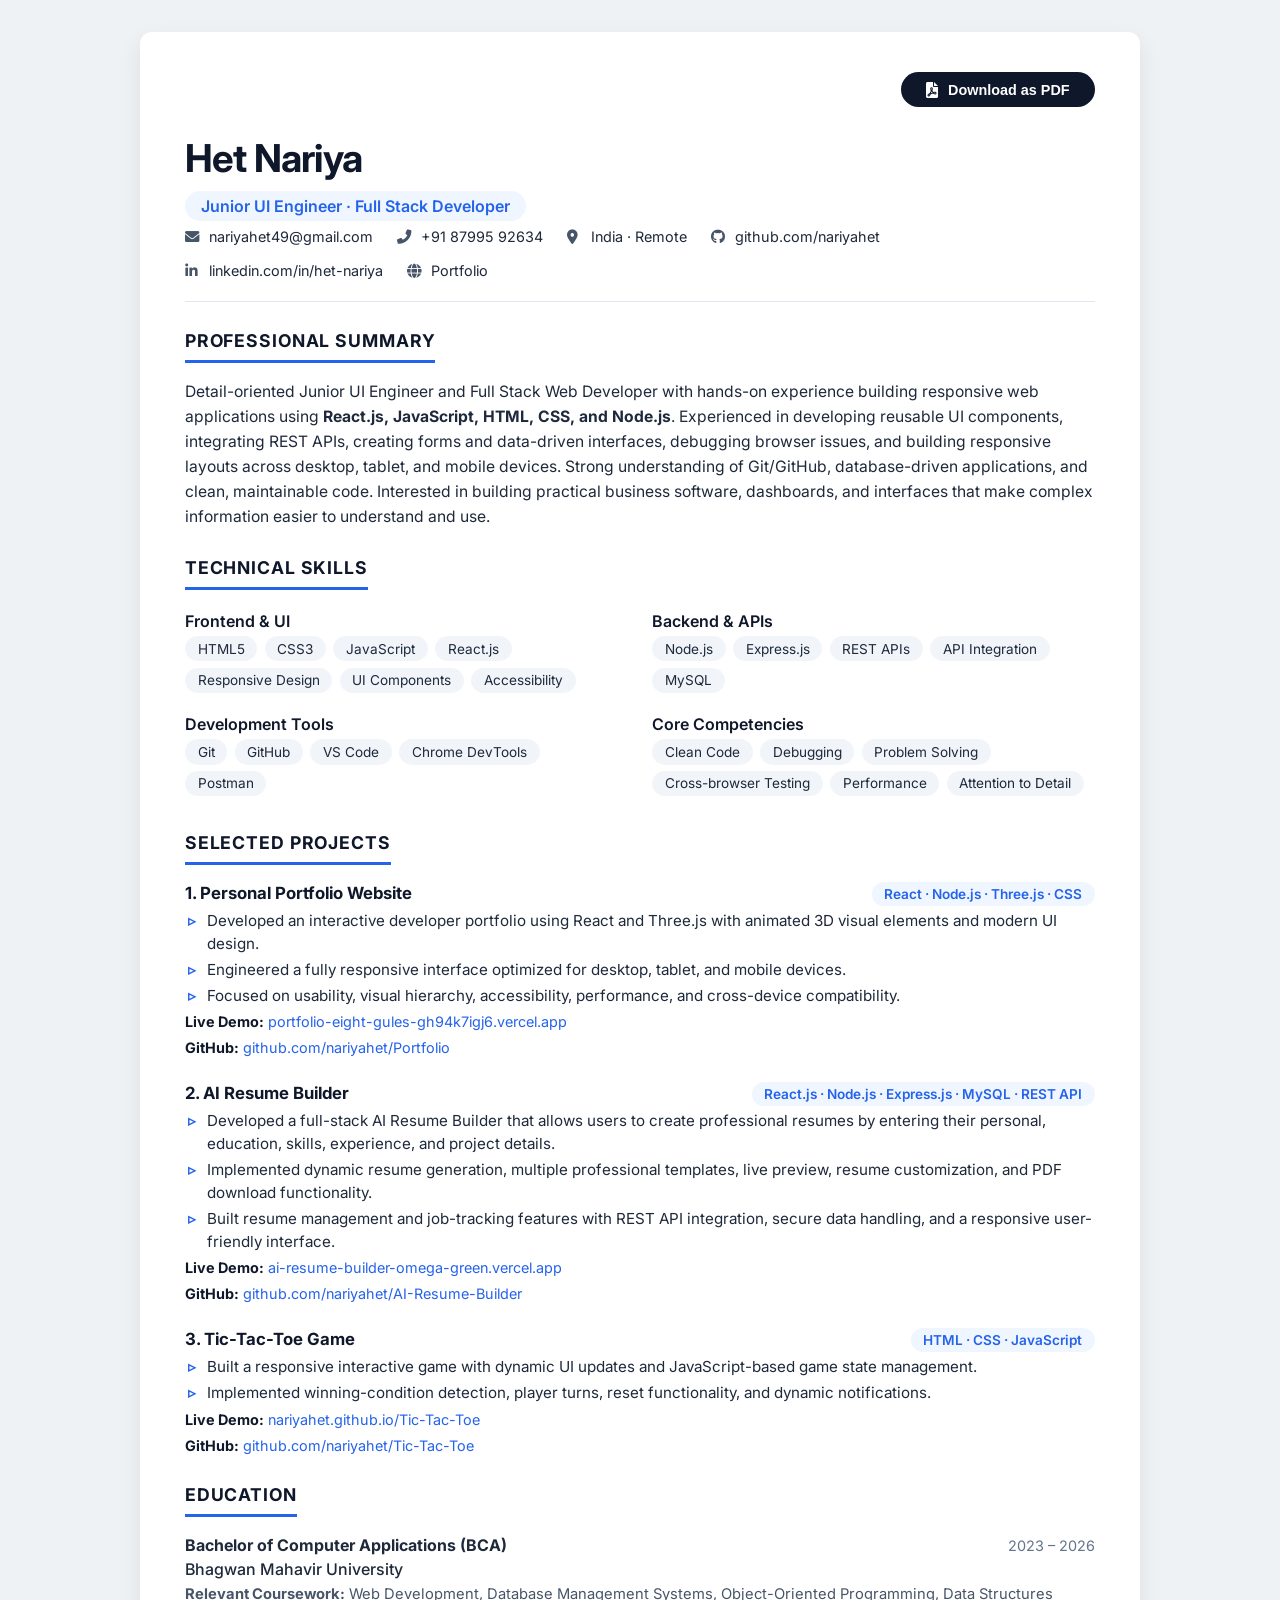
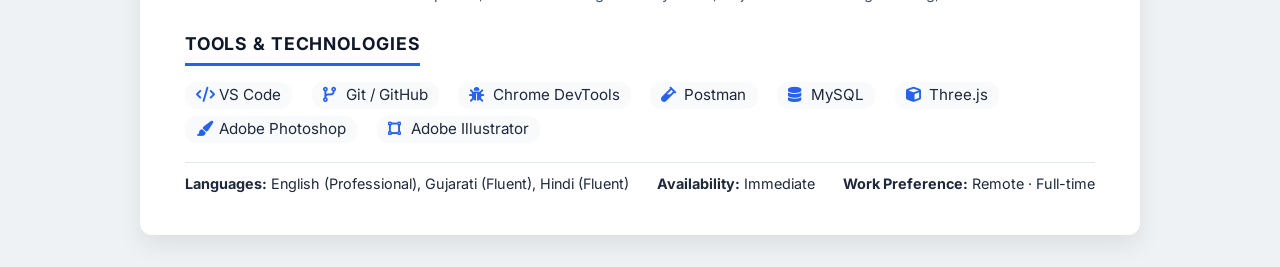
<file: index.html>
<!doctype html>
<html lang="en">
  <head>
    <meta charset="UTF-8" />
    <meta name="viewport" content="width=device-width, initial-scale=1.0" />
    <title>Het Nariya · Junior UI Engineer</title>

    <link rel="preconnect" href="https://fonts.googleapis.com" />
    <link rel="preconnect" href="https://fonts.gstatic.com" crossorigin />
    <link
      href="https://fonts.googleapis.com/css2?family=Inter:opsz,wght@14..32,300;14..32,400;14..32,500;14..32,600;14..32,700&display=swap"
      rel="stylesheet"
    />

    <link
      rel="stylesheet"
      href="https://cdnjs.cloudflare.com/ajax/libs/font-awesome/6.0.0-beta3/css/all.min.css"
    />

    <link rel="stylesheet" href="Resume.css" />
  </head>

  <body>
    <div class="resume-wrapper" id="resume-content">
      <div
        class="no-print"
        style="display: flex; justify-content: flex-end; margin-bottom: 10px"
      >
        <button class="pdf-btn" onclick="window.print()">
          <i class="fas fa-file-pdf"></i>
          Download as PDF
        </button>
      </div>

      <header class="header">
        <div class="header-left">
          <h1>Het Nariya</h1>
          <div class="role-tag">Junior UI Engineer · Full Stack Developer</div>
        </div>

        <div class="contact-links">
          <a href="mailto:nariyahet49@gmail.com">
            <i class="fas fa-envelope"></i>
            nariyahet49@gmail.com
          </a>

          <a href="tel:+918799592634">
            <i class="fas fa-phone-alt"></i>
            +91 87995 92634
          </a>

          <span>
            <i class="fas fa-map-marker-alt"></i>
            India · Remote
          </span>

          <a
            href="https://github.com/nariyahet"
            target="_blank"
            rel="noopener noreferrer"
          >
            <i class="fab fa-github"></i>
            github.com/nariyahet
          </a>

          <a
            href="https://www.linkedin.com/in/het-nariya-ba4842340/"
            target="_blank"
            rel="noopener noreferrer"
          >
            <i class="fab fa-linkedin-in"></i>
            linkedin.com/in/het-nariya
          </a>

          <a
            href="https://portfolio-eight-gules-gh94k7igj6.vercel.app/"
            target="_blank"
            rel="noopener noreferrer"
          >
            <i class="fas fa-globe"></i>
            Portfolio
          </a>
        </div>
      </header>

      <hr />

      <section class="section">
        <h2 class="section-title">Professional Summary</h2>

        <p class="summary-text">
          Detail-oriented Junior UI Engineer and Full Stack Web Developer with
          hands-on experience building responsive web applications using
          <strong>React.js, JavaScript, HTML, CSS, and Node.js</strong>.
          Experienced in developing reusable UI components, integrating REST
          APIs, creating forms and data-driven interfaces, debugging browser
          issues, and building responsive layouts across desktop, tablet, and
          mobile devices. Strong understanding of Git/GitHub, database-driven
          applications, and clean, maintainable code. Interested in building
          practical business software, dashboards, and interfaces that make
          complex information easier to understand and use.
        </p>
      </section>

      <section class="section">
        <h2 class="section-title">Technical Skills</h2>

        <div class="skills-grid">
          <div>
            <div class="skill-cat">Frontend & UI</div>

            <div class="skill-items">
              <span class="skill-tag">HTML5</span>
              <span class="skill-tag">CSS3</span>
              <span class="skill-tag">JavaScript</span>
              <span class="skill-tag">React.js</span>
              <span class="skill-tag">Responsive Design</span>
              <span class="skill-tag">UI Components</span>
              <span class="skill-tag">Accessibility</span>
            </div>
          </div>

          <div>
            <div class="skill-cat">Backend & APIs</div>

            <div class="skill-items">
              <span class="skill-tag">Node.js</span>
              <span class="skill-tag">Express.js</span>
              <span class="skill-tag">REST APIs</span>
              <span class="skill-tag">API Integration</span>
              <span class="skill-tag">MySQL</span>
            </div>
          </div>

          <div>
            <div class="skill-cat">Development Tools</div>

            <div class="skill-items">
              <span class="skill-tag">Git</span>
              <span class="skill-tag">GitHub</span>
              <span class="skill-tag">VS Code</span>
              <span class="skill-tag">Chrome DevTools</span>
              <span class="skill-tag">Postman</span>
            </div>
          </div>

          <div>
            <div class="skill-cat">Core Competencies</div>

            <div class="skill-items">
              <span class="skill-tag">Clean Code</span>
              <span class="skill-tag">Debugging</span>
              <span class="skill-tag">Problem Solving</span>
              <span class="skill-tag">Cross-browser Testing</span>
              <span class="skill-tag">Performance</span>
              <span class="skill-tag">Attention to Detail</span>
            </div>
          </div>
        </div>
      </section>

      <section class="section">
        <h2 class="section-title">Selected Projects</h2>

        <div class="project-item">
          <div class="project-header">
            <span class="project-name">1. Personal Portfolio Website</span>

            <span class="project-stack">
              React · Node.js · Three.js · CSS
            </span>
          </div>

          <ul class="project-desc">
            <li>
              Developed an interactive developer portfolio using React and
              Three.js with animated 3D visual elements and modern UI design.
            </li>

            <li>
              Engineered a fully responsive interface optimized for desktop,
              tablet, and mobile devices.
            </li>

            <li>
              Focused on usability, visual hierarchy, accessibility,
              performance, and cross-device compatibility.
            </li>
          </ul>

          <p>
            <strong>Live Demo:</strong>
            <a
              href="https://portfolio-eight-gules-gh94k7igj6.vercel.app/"
              target="_blank"
              rel="noopener noreferrer"
            >
              portfolio-eight-gules-gh94k7igj6.vercel.app
            </a>
          </p>

          <p>
            <strong>GitHub:</strong>
            <a
              href="https://github.com/nariyahet/Portfolio"
              target="_blank"
              rel="noopener noreferrer"
            >
              github.com/nariyahet/Portfolio
            </a>
          </p>
        </div>

        <div class="project-item">
          <div class="project-header">
            <span class="project-name">2. AI Resume Builder</span>

            <span class="project-stack">
              React.js · Node.js · Express.js · MySQL · REST API
            </span>
          </div>

          <ul class="project-desc">
            <li>
              Developed a full-stack AI Resume Builder that allows users to
              create professional resumes by entering their personal, education,
              skills, experience, and project details.
            </li>

            <li>
              Implemented dynamic resume generation, multiple professional
              templates, live preview, resume customization, and PDF download
              functionality.
            </li>

            <li>
              Built resume management and job-tracking features with REST API
              integration, secure data handling, and a responsive user-friendly
              interface.
            </li>
          </ul>

          <p>
            <strong>Live Demo:</strong>
            <a
              href="https://ai-resume-builder-omega-green.vercel.app/"
              target="_blank"
              rel="noopener noreferrer"
            >
              ai-resume-builder-omega-green.vercel.app
            </a>
          </p>

          <p>
            <strong>GitHub:</strong>
            <a
              href="https://github.com/nariyahet/AI-Resume-Builder"
              target="_blank"
              rel="noopener noreferrer"
            >
              github.com/nariyahet/AI-Resume-Builder
            </a>
          </p>
        </div>

        <div class="project-item">
          <div class="project-header">
            <span class="project-name">3. Tic-Tac-Toe Game</span>

            <span class="project-stack">HTML · CSS · JavaScript</span>
          </div>

          <ul class="project-desc">
            <li>
              Built a responsive interactive game with dynamic UI updates and
              JavaScript-based game state management.
            </li>

            <li>
              Implemented winning-condition detection, player turns, reset
              functionality, and dynamic notifications.
            </li>
          </ul>

          <p>
            <strong>Live Demo:</strong>
            <a
              href="https://nariyahet.github.io/Tic-Tac-Toe/"
              target="_blank"
              rel="noopener noreferrer"
            >
              nariyahet.github.io/Tic-Tac-Toe
            </a>
          </p>

          <p>
            <strong>GitHub:</strong>
            <a
              href="https://github.com/nariyahet/Tic-Tac-Toe"
              target="_blank"
              rel="noopener noreferrer"
            >
              github.com/nariyahet/Tic-Tac-Toe
            </a>
          </p>
        </div>
      </section>

      <section class="section">
        <h2 class="section-title">Education</h2>

        <div class="edu-item">
          <div>
            <span class="degree">
              Bachelor of Computer Applications (BCA)
            </span>

            <br />

            <span class="uni">Bhagwan Mahavir University</span>
          </div>

          <span class="year">2023 – 2026</span>
        </div>

        <div class="edu-detail">
          <strong>Relevant Coursework:</strong>
          Web Development, Database Management Systems, Object-Oriented
          Programming, Data Structures
        </div>
      </section>

      <section class="section">
        <h2 class="section-title">Tools & Technologies</h2>

        <div class="tools-list">
          <span>
            <i class="fas fa-code"></i>
            VS Code
          </span>

          <span>
            <i class="fas fa-code-branch"></i>
            Git / GitHub
          </span>

          <span>
            <i class="fas fa-bug"></i>
            Chrome DevTools
          </span>

          <span>
            <i class="fas fa-vial"></i>
            Postman
          </span>

          <span>
            <i class="fas fa-database"></i>
            MySQL
          </span>

          <span>
            <i class="fas fa-cube"></i>
            Three.js
          </span>

          <span>
            <i class="fas fa-paint-brush"></i>
            Adobe Photoshop
          </span>

          <span>
            <i class="fas fa-vector-square"></i>
            Adobe Illustrator
          </span>
        </div>
      </section>

      <hr style="margin: 1.2rem 0 0.6rem 0" />

      <div
        style="
          display: flex;
          flex-wrap: wrap;
          justify-content: space-between;
          gap: 8px;
          font-size: 0.9rem;
          color: #1e293b;
          margin-top: 0.2rem;
        "
      >
        <span>
          <strong>Languages:</strong>
          English (Professional), Gujarati (Fluent), Hindi (Fluent)
        </span>

        <span>
          <strong>Availability:</strong>
          Immediate
        </span>

        <span>
          <strong>Work Preference:</strong>
          Remote · Full-time
        </span>
      </div>
    </div>
  </body>
</html>
</file>
<file: Resume.css>
* {
  margin: 0;
  padding: 0;
  box-sizing: border-box;
}

body {
  background: #eef2f5;
  font-family: "Inter", sans-serif;
  display: flex;
  justify-content: center;
  padding: 2rem 1rem;
  line-height: 1.5;
  color: #1e293b;
}

.resume-wrapper {
  max-width: 1000px;
  width: 100%;
  background: #ffffff;
  border-radius: 12px;
  box-shadow: 0 10px 25px rgba(0, 0, 0, 0.08);
  padding: 2.5rem 2.8rem;
  transition: all 0.2s;
}

@media print {
  body {
    background: #ffffff;
    padding: 0;
    margin: 0;
  }

  .resume-wrapper {
    box-shadow: none;
    border-radius: 0;
    padding: 0.5in;
    max-width: 100%;
  }

  .no-print {
    display: none !important;
  }

  .project-item {
    break-inside: avoid;
  }

  .skills-grid {
    break-inside: avoid;
  }

  .section {
    break-inside: avoid;
  }

  a {
    color: #1e293b;
    text-decoration: none;
  }
}

.text-muted {
  color: #64748b;
}

.text-accent {
  color: #2563eb;
}

hr {
  border: 0;
  height: 1px;
  background: #e2e8f0;
  margin: 1.2rem 0;
}

.header {
  display: flex;
  flex-wrap: wrap;
  justify-content: space-between;
  align-items: center;
  margin-bottom: 0.5rem;
}

.header-left h1 {
  font-size: 2.4rem;
  font-weight: 700;
  letter-spacing: -0.02em;
  color: #0f172a;
}

.header-left .role-tag {
  font-size: 1rem;
  font-weight: 600;
  color: #2563eb;
  background: #eff6ff;
  display: inline-block;
  padding: 0.2rem 1rem;
  border-radius: 20px;
  margin-top: 0.2rem;
}

.contact-links {
  display: flex;
  flex-wrap: wrap;
  gap: 0.8rem 1.5rem;
  margin-top: 0.3rem;
  font-size: 0.9rem;
}

.contact-links a,
.contact-links span {
  color: #1e293b;
  text-decoration: none;
  display: inline-flex;
  align-items: center;
  gap: 0.4rem;
  transition: color 0.15s;
}

.contact-links a:hover {
  color: #2563eb;
}

.contact-links i {
  width: 1.1rem;
  color: #475569;
}

.section {
  margin-top: 1.6rem;
}

.section-title {
  font-size: 1.1rem;
  font-weight: 700;
  text-transform: uppercase;
  letter-spacing: 0.05em;
  color: #0f172a;
  border-bottom: 3px solid #2563eb;
  padding-bottom: 0.35rem;
  margin-bottom: 1rem;
  display: inline-block;
}

.summary-text {
  font-size: 0.98rem;
  color: #1e293b;
  line-height: 1.6;
}

.skills-grid {
  display: grid;
  grid-template-columns: 1fr 1fr;
  gap: 0.5rem 1.5rem;
}

.skills-grid .skill-cat {
  font-weight: 600;
  color: #0f172a;
  margin-top: 0.2rem;
}

.skills-grid .skill-items {
  color: #1e293b;
  margin-bottom: 0.3rem;
}

.skill-tag {
  display: inline-block;
  background: #f1f5f9;
  padding: 0.15rem 0.8rem;
  border-radius: 16px;
  font-size: 0.85rem;
  margin: 0.2rem 0.2rem 0.2rem 0;
}

.project-item {
  margin-bottom: 1.4rem;
}

.project-header {
  display: flex;
  flex-wrap: wrap;
  justify-content: space-between;
  align-items: baseline;
  gap: 0.4rem;
}

.project-name {
  font-size: 1.05rem;
  font-weight: 700;
  color: #0f172a;
}

.project-stack {
  font-size: 0.85rem;
  font-weight: 600;
  color: #2563eb;
  background: #eff6ff;
  padding: 0.1rem 0.8rem;
  border-radius: 16px;
}

.project-desc {
  margin-top: 0.25rem;
  padding-left: 0.2rem;
  list-style: none;
}

.project-desc li {
  position: relative;
  padding-left: 1.2rem;
  margin-bottom: 0.2rem;
  font-size: 0.95rem;
  color: #1e293b;
}

.project-desc li::before {
  content: "▹";
  position: absolute;
  left: 0;
  color: #2563eb;
  font-weight: 700;
}

.project-item p {
  margin-top: 0.25rem;
  font-size: 0.9rem;
}

.project-item p strong {
  color: #0f172a;
}

.project-item a {
  color: #2563eb;
  text-decoration: none;
  word-break: break-word;
}

.project-item a:hover {
  text-decoration: underline;
}

.edu-item {
  display: flex;
  flex-wrap: wrap;
  justify-content: space-between;
  align-items: baseline;
}

.edu-item .degree {
  font-weight: 700;
  font-size: 1rem;
}

.edu-item .uni {
  font-weight: 500;
  color: #1e293b;
}

.edu-item .year {
  color: #64748b;
  font-size: 0.9rem;
}

.edu-detail {
  margin-top: 0.15rem;
  font-size: 0.92rem;
  color: #475569;
}

.tools-list {
  display: flex;
  flex-wrap: wrap;
  gap: 0.4rem 1.2rem;
  font-size: 0.95rem;
}

.tools-list span {
  background: #f8fafc;
  padding: 0.15rem 0.7rem;
  border-radius: 12px;
}

.tools-list i {
  color: #2563eb;
  width: 1.2rem;
}

.pdf-btn {
  display: inline-flex;
  align-items: center;
  gap: 0.6rem;
  background: #0f172a;
  color: #ffffff;
  border: none;
  padding: 0.6rem 1.6rem;
  border-radius: 40px;
  font-weight: 600;
  font-size: 0.9rem;
  cursor: pointer;
  transition: background 0.2s;
  margin-bottom: 0.8rem;
}

.pdf-btn:hover {
  background: #1e293b;
}

.pdf-btn i {
  font-size: 1rem;
}

@media (max-width: 700px) {
  body {
    padding: 1rem 0.5rem;
  }

  .resume-wrapper {
    padding: 1.5rem;
    border-radius: 8px;
  }

  .header {
    flex-direction: column;
    align-items: flex-start;
    gap: 0.8rem;
  }

  .header-left h1 {
    font-size: 2rem;
  }

  .skills-grid {
    grid-template-columns: 1fr;
  }

  .project-header {
    flex-direction: column;
    align-items: flex-start;
    gap: 0.2rem;
  }

  .project-stack {
    font-size: 0.8rem;
  }

  .edu-item {
    flex-direction: column;
    align-items: flex-start;
    gap: 0.2rem;
  }

  .contact-links {
    gap: 0.5rem 1rem;
    font-size: 0.85rem;
    flex-direction: column;
  }

  .summary-text {
    font-size: 0.94rem;
  }

  .project-desc li {
    font-size: 0.92rem;
  }
}

@media (max-width: 480px) {
  .resume-wrapper {
    padding: 1.2rem;
  }

  .header-left h1 {
    font-size: 1.8rem;
  }

  .header-left .role-tag {
    font-size: 0.85rem;
  }

  .section {
    margin-top: 1.3rem;
  }

  .section-title {
    font-size: 1rem;
  }

  .skill-tag {
    font-size: 0.8rem;
    padding: 0.15rem 0.65rem;
  }
}
</file>
